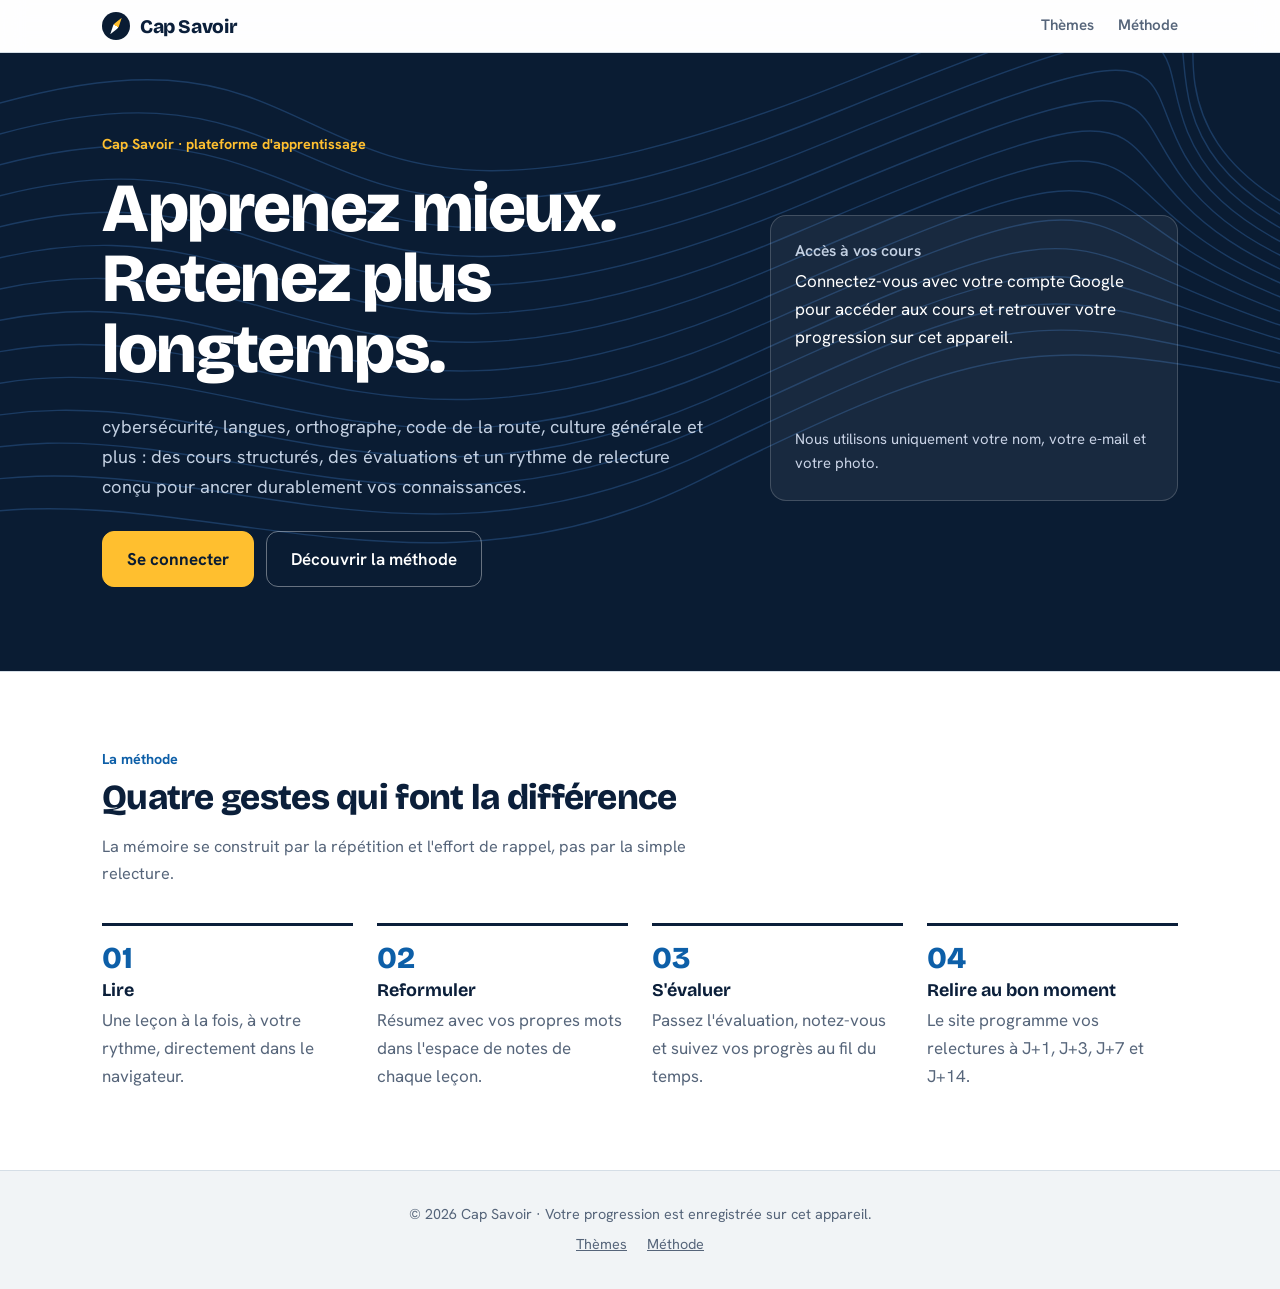
<file: index.html>
<!DOCTYPE html>
<html lang="fr">
<head>
<meta charset="utf-8">
<meta name="viewport" content="width=device-width, initial-scale=1">
<title>Cap Savoir · Apprenez mieux, retenez plus longtemps</title>
<meta name="description" content="Cours, évaluations et relectures espacées en cybersécurité, anglais, éloquence, politique et sciences.">
<link rel="preconnect" href="https://fonts.googleapis.com">
<link rel="preconnect" href="https://fonts.gstatic.com" crossorigin>
<link href="https://fonts.googleapis.com/css2?family=Bricolage+Grotesque:opsz,wght@12..96,600;12..96,700;12..96,800&family=Hanken+Grotesk:wght@400;500;600;700&display=swap" rel="stylesheet">
<link rel="stylesheet" href="style.css">
</head>
<body data-page="home">
<header></header>

<section class="hero">
  <svg class="contours" viewBox="0 0 1300 520" preserveAspectRatio="xMidYMid slice" aria-hidden="true"><path d="M-40 430 C200 300 420 500 700 360 S1000 240 1300 300"/><path d="M-34 402 C220 270 410 480 710 334 S992 226 1300 290"/><path d="M-28 374 C240 240 400 460 720 308 S984 212 1300 280"/><path d="M-22 346 C260 210 390 440 730 282 S976 198 1300 270"/><path d="M-16 318 C280 180 380 420 740 256 S968 184 1300 260"/><path d="M-10 290 C300 150 370 400 750 230 S960 170 1300 250"/><path d="M-4 262 C320 120 360 380 760 204 S952 156 1300 240"/><path d="M2 234 C340 90 350 360 770 178 S944 142 1300 230"/><path d="M8 206 C360 60 340 340 780 152 S936 128 1300 220"/><path d="M14 178 C380 30 330 320 790 126 S928 114 1300 210"/><path d="M20 150 C400 0 320 300 800 100 S920 100 1300 200"/><path d="M26 122 C420 -30 310 280 810 74 S912 86 1300 190"/><path d="M32 94 C440 -60 300 260 820 48 S904 72 1300 180"/><path d="M38 66 C460 -90 290 240 830 22 S896 58 1300 170"/></svg>
  <div class="wrap hero-in">
    <div>
      <span class="eyebrow">Cap Savoir · plateforme d'apprentissage</span>
      <h1>Apprenez mieux.<br>Retenez plus longtemps.</h1>
      <p class="lead">cybersécurité, langues, orthographe, code de la route, culture générale et plus : des cours structurés, des évaluations et un rythme de relecture conçu pour ancrer durablement vos connaissances.</p>
      <div class="cta">
        <a class="btn acc" href="#themes">Choisir un thème</a>
        <a class="btn ghost" href="#methode">Découvrir la méthode</a>
      </div>
    </div>
    <aside class="panel" id="panel" aria-label="Votre progression"></aside>
  </div>
</section>

<main id="app" class="wrap"></main>

<section id="methode" class="band">
  <div class="wrap">
    <span class="eyebrow dark">La méthode</span>
    <h2 class="big">Quatre gestes qui font la différence</h2>
    <p class="mut intro">La mémoire se construit par la répétition et l'effort de rappel, pas par la simple relecture.</p>
    <ol class="steps">
      <li><b>Lire</b><span>Une leçon à la fois, à votre rythme, directement dans le navigateur.</span></li>
      <li><b>Reformuler</b><span>Résumez avec vos propres mots dans l'espace de notes de chaque leçon.</span></li>
      <li><b>S'évaluer</b><span>Passez l'évaluation, notez-vous et suivez vos progrès au fil du temps.</span></li>
      <li><b>Relire au bon moment</b><span>Le site programme vos relectures à J+1, J+3, J+7 et J+14.</span></li>
    </ol>
  </div>
</section>

<script src="data.js"></script>
<script src="app.js"></script>
</body>
</html>
</file>
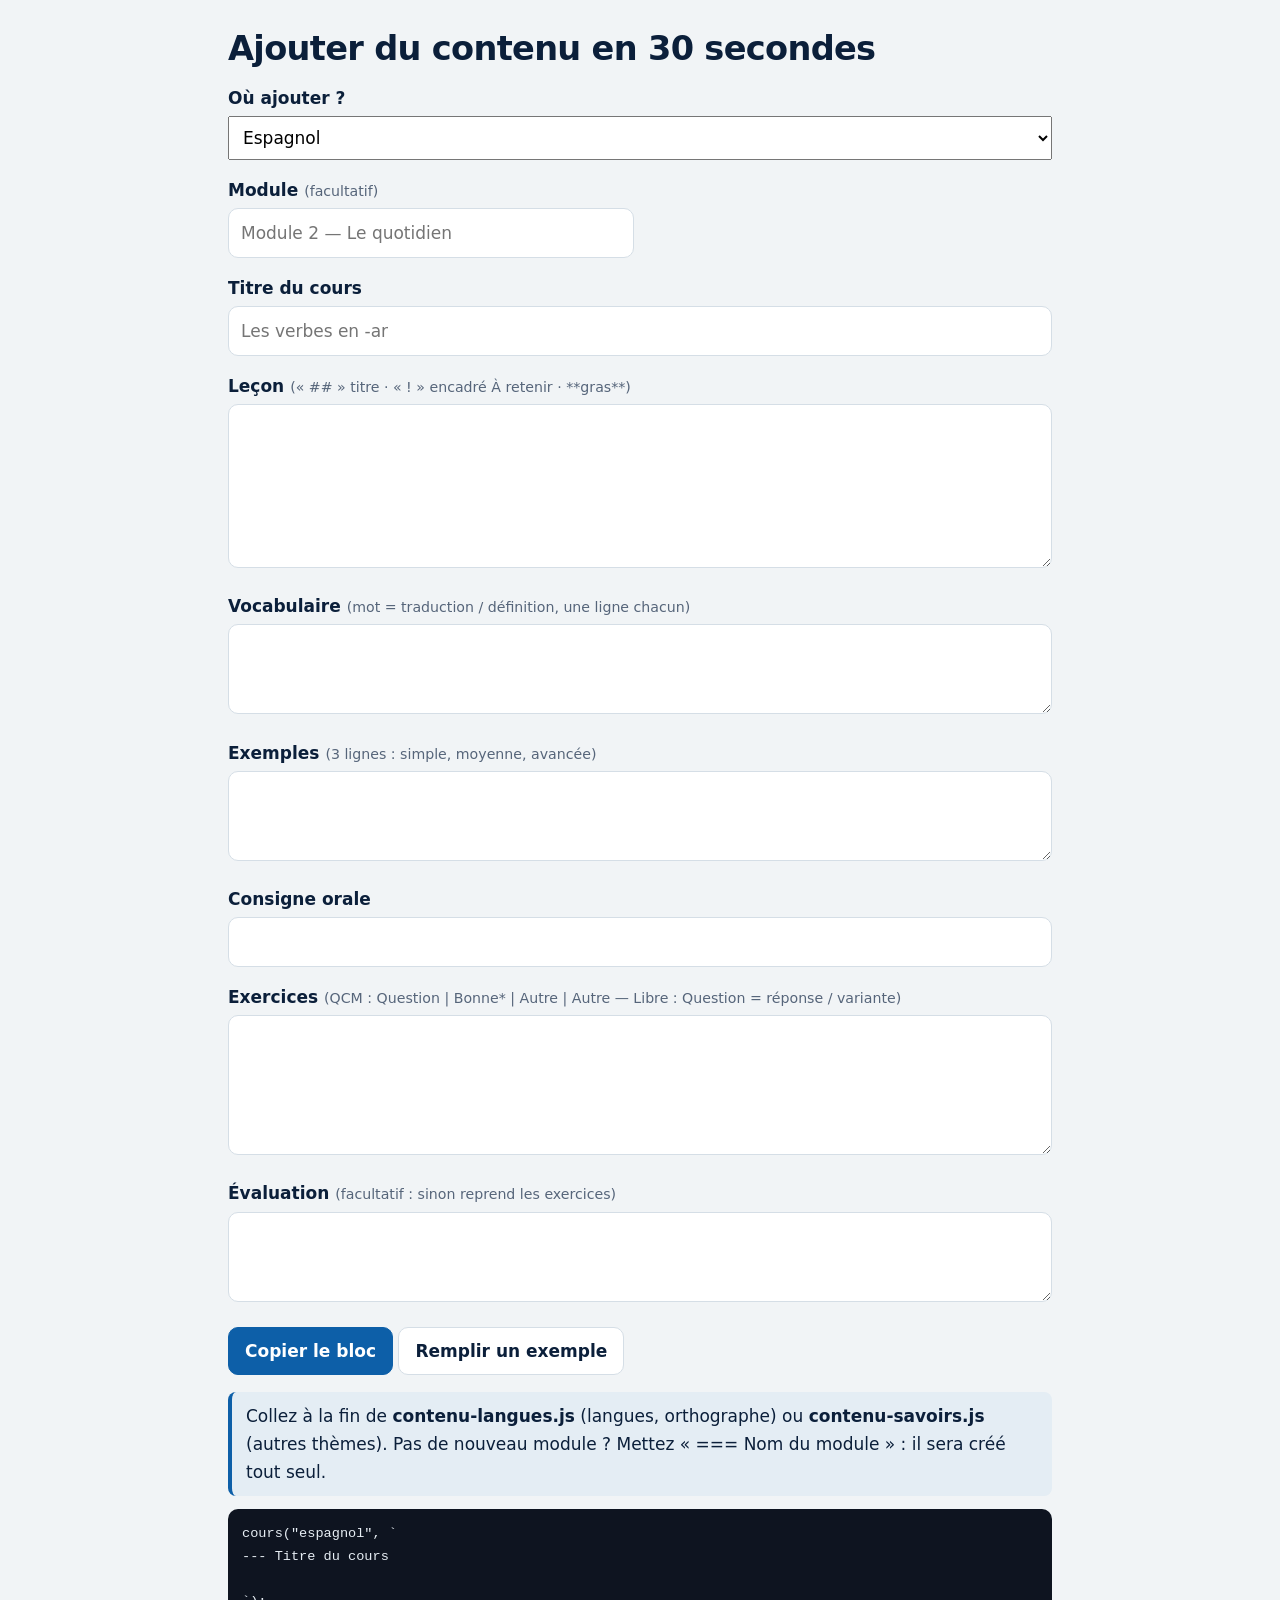
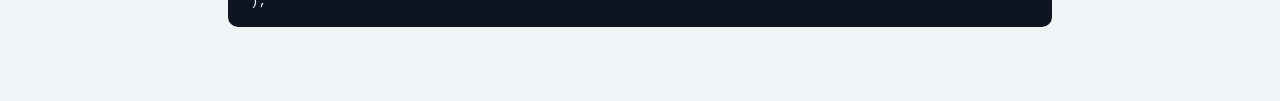
<file: ajouter.html>
<!DOCTYPE html>
<html lang="fr"><head><meta charset="utf-8"><meta name="viewport" content="width=device-width, initial-scale=1">
<title>Ajouter du contenu · Cap Savoir</title><link rel="stylesheet" href="style.css">
<style>main{max-width:860px;margin:0 auto;padding:24px 18px 60px}label{display:block;font-weight:700;margin:16px 0 4px}small{font-weight:400;color:var(--mut)}textarea{min-height:90px;font-family:ui-monospace,Menlo,monospace;font-size:.9rem}select{width:100%;padding:10px;font:inherit}pre{background:#0e1420;color:#e7eef4;padding:14px;border-radius:10px;overflow:auto;white-space:pre-wrap;font-size:.85rem}.g{display:grid;grid-template-columns:1fr 1fr;gap:12px}@media(max-width:600px){.g{grid-template-columns:1fr}}[hidden]{display:none!important}.where{background:var(--soft);border-left:4px solid var(--pri);padding:10px 14px;border-radius:8px;margin-top:16px}</style></head>
<body><main>
<h1>Ajouter du contenu en 30 secondes</h1>
<label>Où ajouter ?</label>
<select id="k">
<optgroup label="Thèmes « module »"><option value="m:espagnol">Espagnol</option><option value="m:italien">Italien</option><option value="m:francais">Français</option><option value="m:orthographe">Orthographe</option><option value="m:coderoute">Code de la route</option><option value="m:culture">Culture générale</option><option value="m:histoire">Histoire-Géographie</option><option value="m:maths">Mathématiques</option><option value="m:eloquence">Éloquence</option><option value="m:politique">Politique</option><option value="m:sciences">Sciences</option><option value="m:economie">Économie</option><option value="m:philosophie">Philosophie</option></optgroup>
<optgroup label="Parcours"><option value="p:anglais">Anglais</option><option value="p:chinois">Chinois</option><option value="c:cyber">Cybersécurité</option></optgroup>
<optgroup label="Nouveau"><option value="n:new">Créer un nouveau thème</option></optgroup></select>

<div id="fN" hidden><div class="g"><div><label>Identifiant <small>(sans espace : allemand)</small></label><input id="nid"></div><div><label>Nom affiché</label><input id="nnom" placeholder="Allemand"></div></div>
<label>Description</label><input id="ndesc" placeholder="Parlez l'allemand pas à pas"></div>

<div id="fC">
<div class="g"><div id="fM"><label>Module <small>(facultatif)</small></label><input id="m" placeholder="Module 2 — Le quotidien"></div>
<div id="fNum" hidden><label>N° du cours <small>(ex : 12 · examen de module : e1, e2…)</small></label><input id="num" placeholder="12"></div></div>
<label>Titre du cours</label><input id="ti" placeholder="Les verbes en -ar">
<label>Leçon <small>(« ## » titre · « ! » encadré À retenir · **gras**)</small></label><textarea id="l" rows="6"></textarea>
<label>Vocabulaire <small>(mot = traduction / définition, une ligne chacun)</small></label><textarea id="v"></textarea>
<div id="fX"><label>Exemples <small>(3 lignes : simple, moyenne, avancée)</small></label><textarea id="x"></textarea>
<label>Consigne orale</label><input id="o"></div>
<div id="fT" hidden><label>Lab pratique <small>(« $ commande » = bloc code)</small></label><textarea id="lab"></textarea>
<label>Analyse</label><textarea id="an"></textarea></div>
<label>Exercices <small>(QCM : Question | Bonne* | Autre | Autre — Libre : Question = réponse / variante)</small></label><textarea id="e" rows="5"></textarea>
<label>Évaluation <small>(facultatif : sinon reprend les exercices)</small></label><textarea id="ev"></textarea></div>

<p><button class="p" id="cp">Copier le bloc</button> <button id="ex">Remplir un exemple</button></p>
<div class="where" id="wh"></div><pre id="out"></pre>
</main>
<script>
const $=s=>$d.querySelector(s),$d=document,L=id=>$(id).value.split("\n").map(s=>s.trim()).filter(Boolean);
const B=s=>s.replace(/\*\*(.+?)\*\*/g,"<b>$1</b>");
const html=a=>a.map(s=>s.startsWith("## ")?`<h2>${B(s.slice(3))}</h2>`:s.startsWith("! ")?`<div class='key'>${B(s.slice(2))}</div>`:s.startsWith("$ ")?`<pre><code>${s.slice(2).replace(/</g,"&lt;")}</code></pre>`:`<p>${B(s)}</p>`).join("");
const quest=a=>a.map(s=>{s=s.replace(/^\?\s*/,"");if(s.includes(" | ")){const p=s.split(" | ").map(x=>x.trim()),o=p.slice(1);return{q:p[0],o:o.map(x=>x.replace(/\*$/,"")),c:Math.max(0,o.findIndex(x=>x.endsWith("*")))}}
 const i=s.lastIndexOf(" = ");return i<0?null:{q:s.slice(0,i).trim(),a:s.slice(i+3).split(" / ").map(x=>x.trim())}}).filter(Boolean);
const pairs=a=>a.map(s=>{const i=s.indexOf(" = ");return i<0?[s,""]:[s.slice(0,i),s.slice(i+3)]});
const J=JSON.stringify,qs=s=>s.replace(/\\/g,"\\\\").replace(/`/g,"\\`").replace(/\$\{/g,"\\${");
function gen(){const[ty,id]=$("#k").value.split(":");
 $("#fN").hidden=ty!="n";$("#fC").hidden=ty=="n";$("#fM").hidden=ty!="m";$("#fNum").hidden=ty=="m";$("#fX").hidden=ty=="c";$("#fT").hidden=ty!="c";
 let r="",w="";
 if(ty=="n"){const i=($("#nid").value.trim()||"nouveau").toLowerCase().replace(/\W/g,"");
  r=`  { id: ${J(i)}, nom: ${J($("#nnom").value||i)}, desc: ${J($("#ndesc").value)},\n    page: "module.html?t=${i}", pct: "pm-${i}", meta: "Parcours progressif · évaluations",\n    lecons: [], evaluations: [] },`;
  w="Collez ce bloc dans la liste THEMES de <b>data.js</b> (entre deux thèmes, virgule comprise). S'il existe déjà, remplacez l'ancien. Ensuite ajoutez ses cours avec « Thèmes module ».";}
 else if(ty=="m"){const l=L("#l"),v=L("#v"),x=L("#x"),e=L("#e"),ev=L("#ev"),o=$("#o").value.trim(),m=$("#m").value.trim(),sec=(t,a)=>a.length?`@${t}\n${a.join("\n")}\n`:"";
  r=`cours("${id}", \`\n${m?"=== "+m+"\n":""}--- ${$("#ti").value.trim()||"Titre du cours"}\n${l.join("\n")}\n${sec("vocab",v)}${sec("exemples",x)}${sec("exercices",e)}${o?"@oral\n"+o+"\n":""}${sec("eval",ev)}\`);`;r=qs(r).replace(/^cours\("(\w+)", \\`/,'cours("$1", `').replace(/\\`\);$/,'`);');
  w="Collez à la fin de <b>contenu-langues.js</b> (langues, orthographe) ou <b>contenu-savoirs.js</b> (autres thèmes). Pas de nouveau module ? Mettez « === Nom du module » : il sera créé tout seul.";}
 else{const n=$("#num").value.trim()||"1",k=/^e\d+$/.test(n)?n:n,ev=quest(L("#ev")),ex=quest(L("#e")),f=ty=="c"?"cyber-data.js":id+"-data.js";
  const parts=[`l: ${J(html(L("#l")))}`,`v: ${J(pairs(L("#v")))}`];
  if(ty=="c")parts.push(`lab: ${J(html(L("#lab")))}`);else{const x=L("#x");while(x.length&&x.length<3)x.push(x[x.length-1]);parts.push(`x: ${J(x)}`,`oral: ${J($("#o").value.trim())}`)}
  if(ty=="c")parts.push(`an: ${J(html(L("#an")))}`);
  parts.push(`ex: ${J(ex)}`);if(ev.length)parts.push(`ev: ${J(ev)}`);
  r=`  ${/^e\d/.test(k)?J(k):k}: {\n    ${parts.join(",\n    ")}\n  },`;
  w=`1) Dans <b>${f}</b>, vérifiez que « ${$("#ti").value.trim()||"le titre"} » figure dans <code>PLAN</code> (module concerné, à la bonne place). 2) Collez ce bloc dans <code>CONTENT</code>, avec une virgule avant si besoin. Le n° ${n} = ordre du cours dans tout le parcours (les « Examen du… » ne comptent pas, leur clé est e1, e2…).`;}
 $("#out").textContent=r;$("#wh").innerHTML=w}
$d.querySelectorAll("input,textarea,select").forEach(e=>e.oninput=gen);gen();
$("#cp").onclick=()=>{navigator.clipboard.writeText($("#out").textContent);$("#cp").textContent="Copié ✓"};
$("#ex").onclick=()=>{$("#ti").value="Les verbes en -er";$("#l").value="## Présent\nLes verbes en **-er** se terminent par -e, -es, -e, -ons, -ez, -ent.\n! Chanter : je chante.";$("#v").value="chanter = je chante\nparler = ils parlent";$("#x").value="Je parle.\nTu aimes le chocolat.\nNous mangeons à midi.";$("#lab").value="Ouvrez un terminal.\n$ ping 127.0.0.1";$("#an").value="Que renvoie la commande ?";$("#e").value="Nous ___ (chanter) = chantons\nIls parl___ | -ent* | -es | -ez";$("#o").value="Conjuguez parler à voix haute.";gen()};
</script></body></html>
</file>
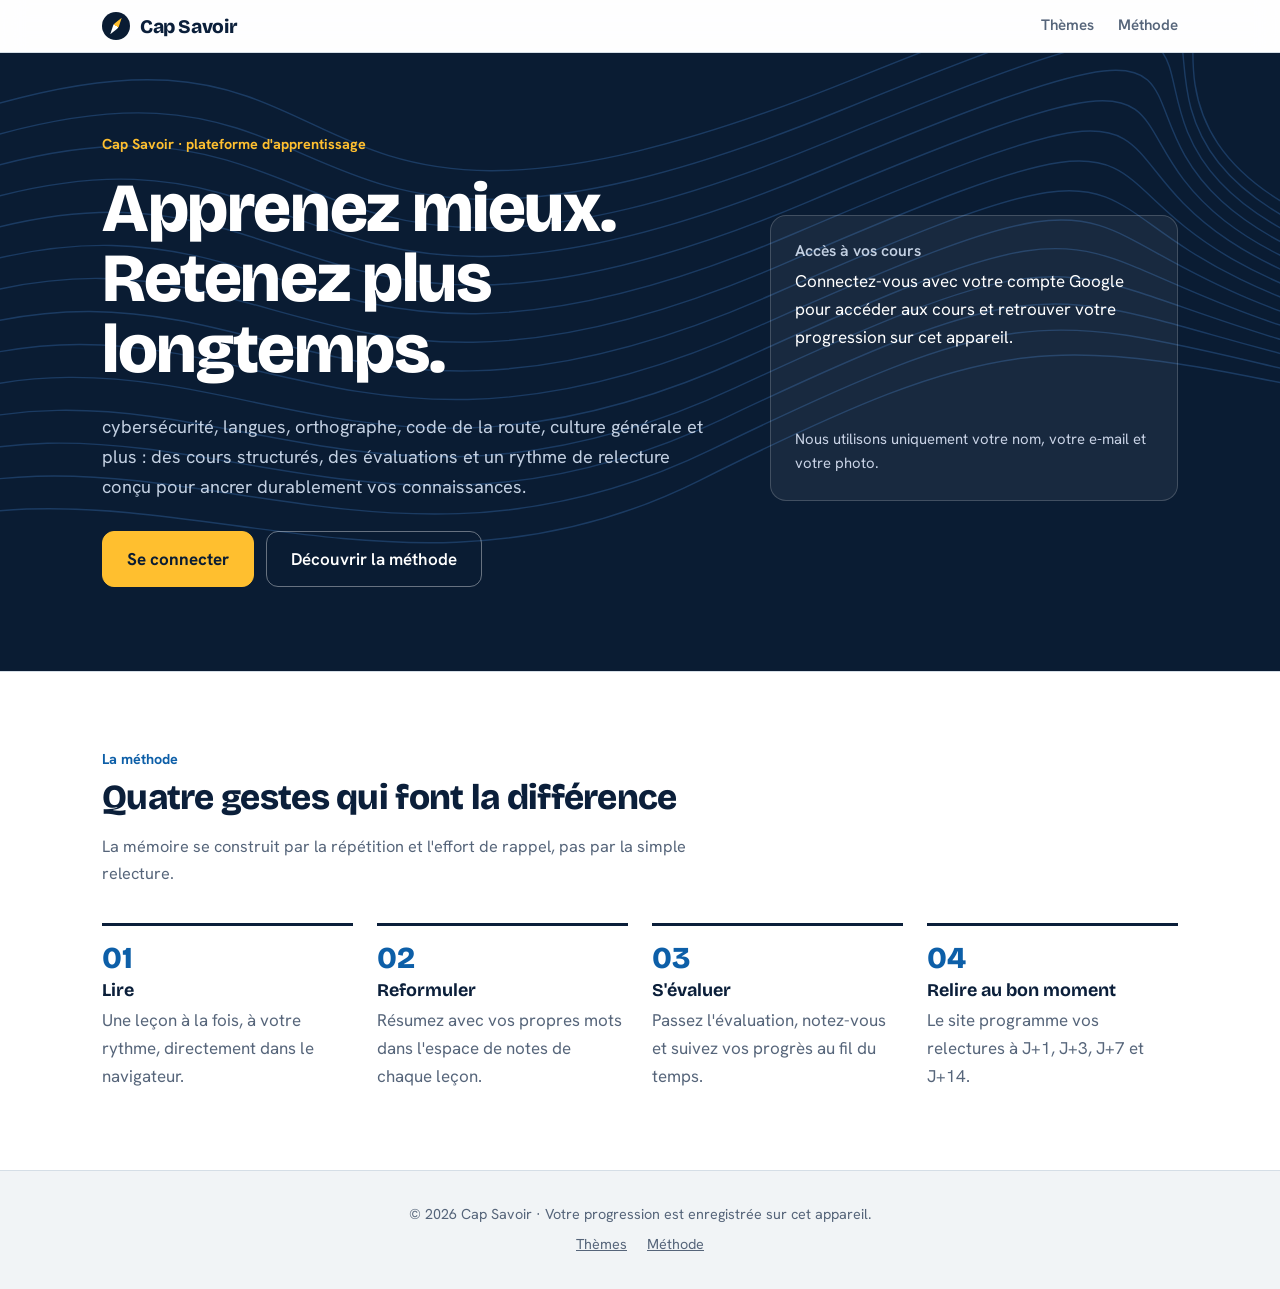
<file: anglais.html>
<!DOCTYPE html>
<html lang="fr">
<head>
<meta charset="utf-8">
<meta name="viewport" content="width=device-width, initial-scale=1">
<title>Formation intensive d'anglais · Cap Savoir</title>
<link rel="preconnect" href="https://fonts.googleapis.com">
<link rel="preconnect" href="https://fonts.gstatic.com" crossorigin>
<link href="https://fonts.googleapis.com/css2?family=Bricolage+Grotesque:opsz,wght@12..96,600;12..96,700;12..96,800&family=Hanken+Grotesk:wght@400;500;600;700&display=swap" rel="stylesheet">
<link rel="stylesheet" href="style.css">
<link rel="stylesheet" href="parcours.css">
</head>
<body data-page="anglais">
<header></header>
<main id="app" class="wrap narrow"></main>
<script src="data.js"></script>
<script src="app.js"></script>
<script src="anglais-data.js"></script>
<script src="parcours.js"></script>
</body>
</html>
</file>
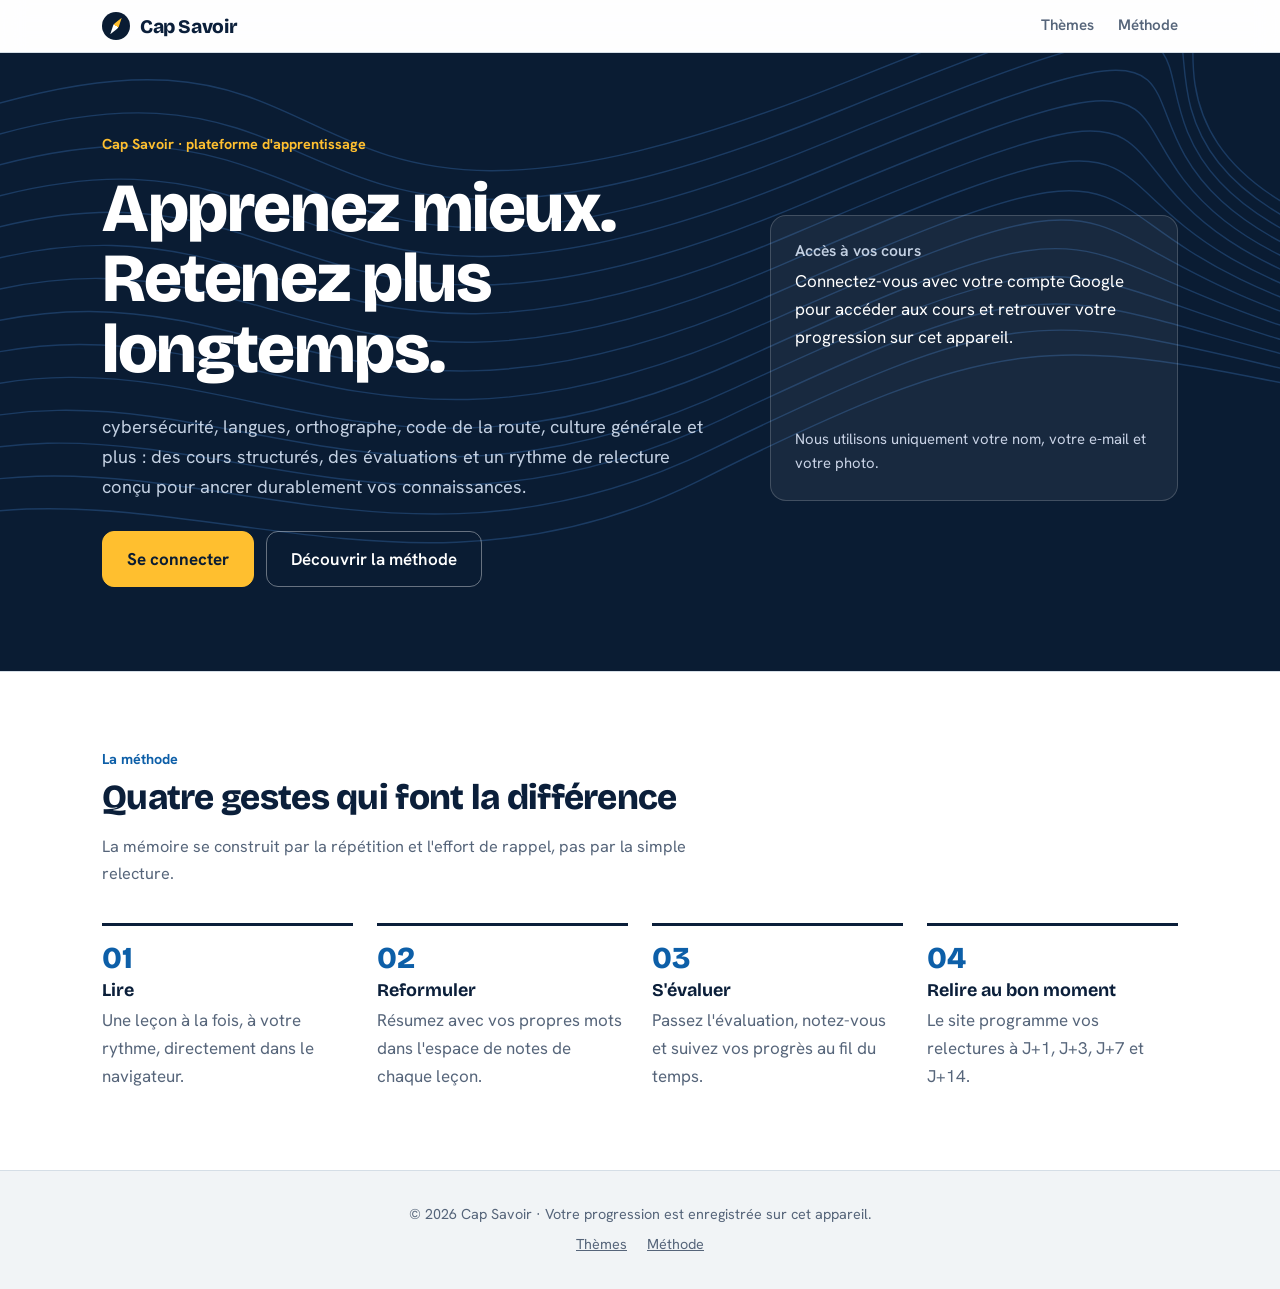
<file: chinois.html>
<!DOCTYPE html>
<html lang="fr">
<head>
<meta charset="utf-8">
<meta name="viewport" content="width=device-width, initial-scale=1">
<title>Formation intensive de Chinois · Cap Savoir</title>
<link rel="preconnect" href="https://fonts.googleapis.com">
<link rel="preconnect" href="https://fonts.gstatic.com" crossorigin>
<link href="https://fonts.googleapis.com/css2?family=Bricolage+Grotesque:opsz,wght@12..96,600;12..96,700;12..96,800&family=Hanken+Grotesk:wght@400;500;600;700&display=swap" rel="stylesheet">
<link rel="stylesheet" href="style.css">
<link rel="stylesheet" href="parcours.css">
</head>
<body data-page="chinois">
<header></header>
<main id="app" class="wrap narrow"></main>
<script src="data.js"></script>
<script src="app.js"></script>
<script src="chinois-data.js"></script>
<script src="chinois-config.js"></script>
<script src="parcours.js"></script>
</body>
</html>
</file>
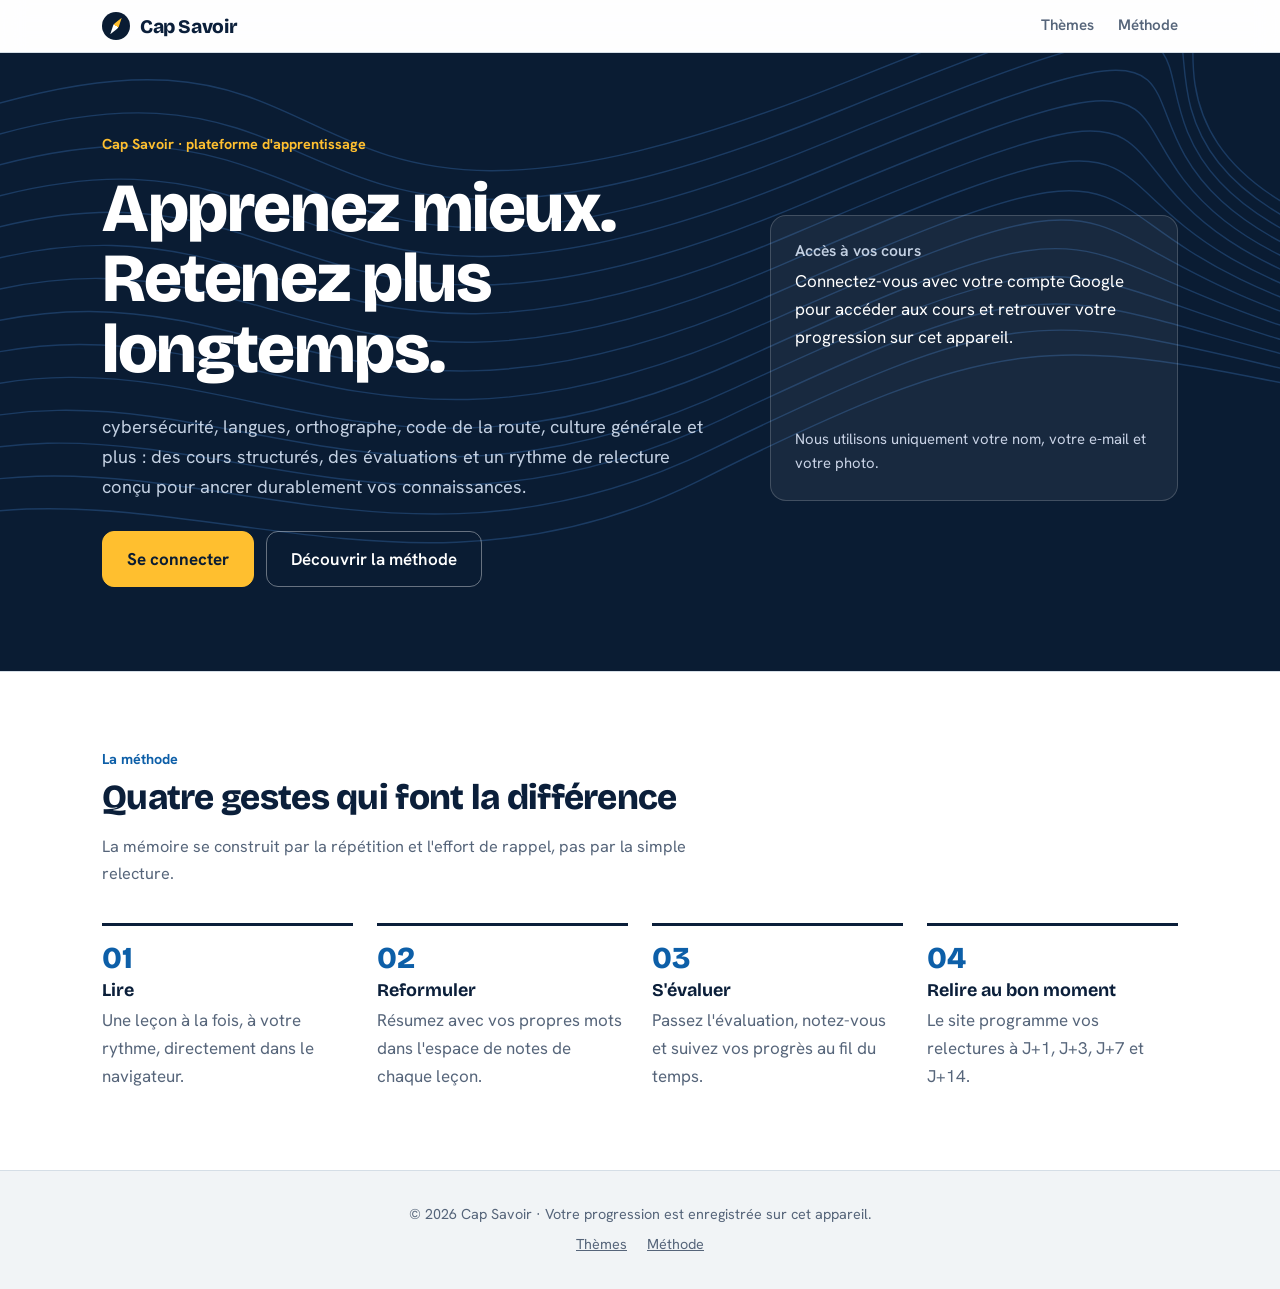
<file: cyber.html>
<!DOCTYPE html>
<html lang="fr">
<head>
<meta charset="utf-8">
<meta name="viewport" content="width=device-width, initial-scale=1">
<title>Parcours cybersécurité · Cap Savoir</title>
<link rel="preconnect" href="https://fonts.googleapis.com">
<link rel="preconnect" href="https://fonts.gstatic.com" crossorigin>
<link href="https://fonts.googleapis.com/css2?family=Bricolage+Grotesque:opsz,wght@12..96,600;12..96,700;12..96,800&family=Hanken+Grotesk:wght@400;500;600;700&display=swap" rel="stylesheet">
<link rel="stylesheet" href="style.css">
<link rel="stylesheet" href="parcours.css">
</head>
<body data-page="cyber">
<header></header>
<main id="app" class="wrap narrow"></main>
<script src="data.js"></script>
<script src="app.js"></script>
<script src="cyber-data.js"></script>
<script src="parcours.js"></script>
</body>
</html>
</file>
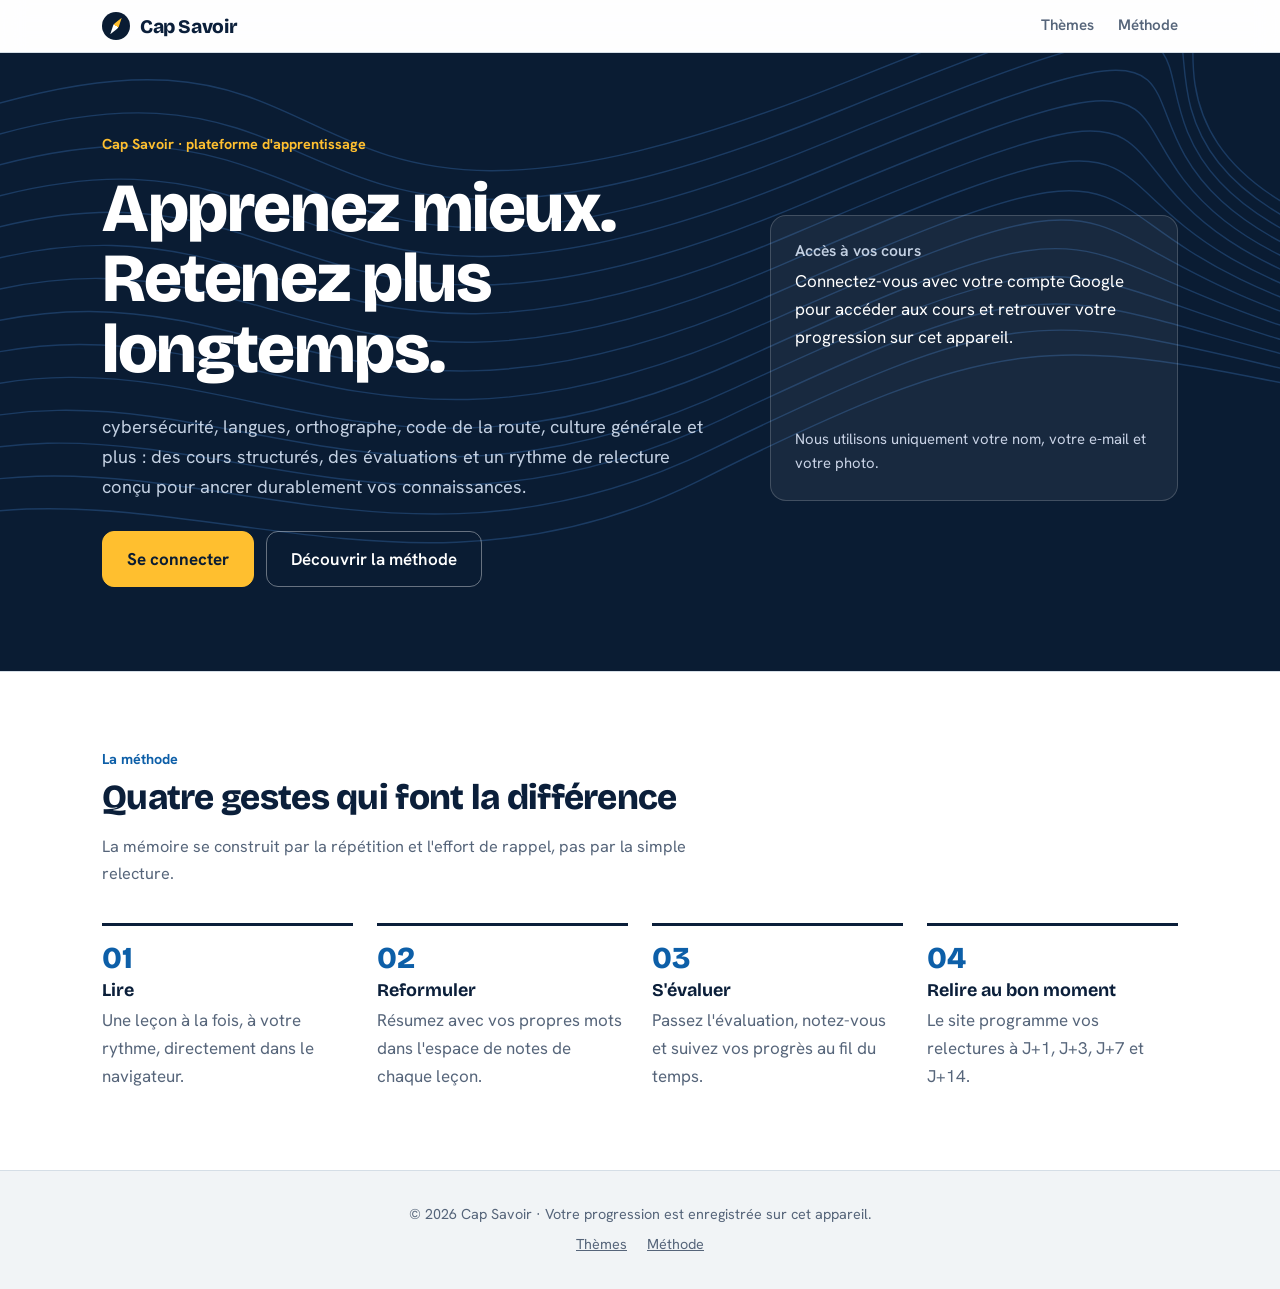
<file: entrainement.html>
<!DOCTYPE html>
<html lang="fr">
<head>
<meta charset="utf-8">
<meta name="viewport" content="width=device-width, initial-scale=1">
<title>Vocabulaire et verbes irréguliers · Cap Savoir</title>
<link rel="preconnect" href="https://fonts.googleapis.com">
<link rel="preconnect" href="https://fonts.gstatic.com" crossorigin>
<link href="https://fonts.googleapis.com/css2?family=Bricolage+Grotesque:opsz,wght@12..96,600;12..96,700;12..96,800&family=Hanken+Grotesk:wght@400;500;600;700&display=swap" rel="stylesheet">
<link rel="stylesheet" href="style.css">
<link rel="stylesheet" href="parcours.css">
</head>
<body data-page="entrainement">
<header></header>
<main id="app" class="wrap narrow"></main>
<script src="data.js"></script>
<script src="app.js"></script>
<script src="anglais-vocab.js"></script>
<script src="entrainement.js"></script>
</body>
</html>
</file>
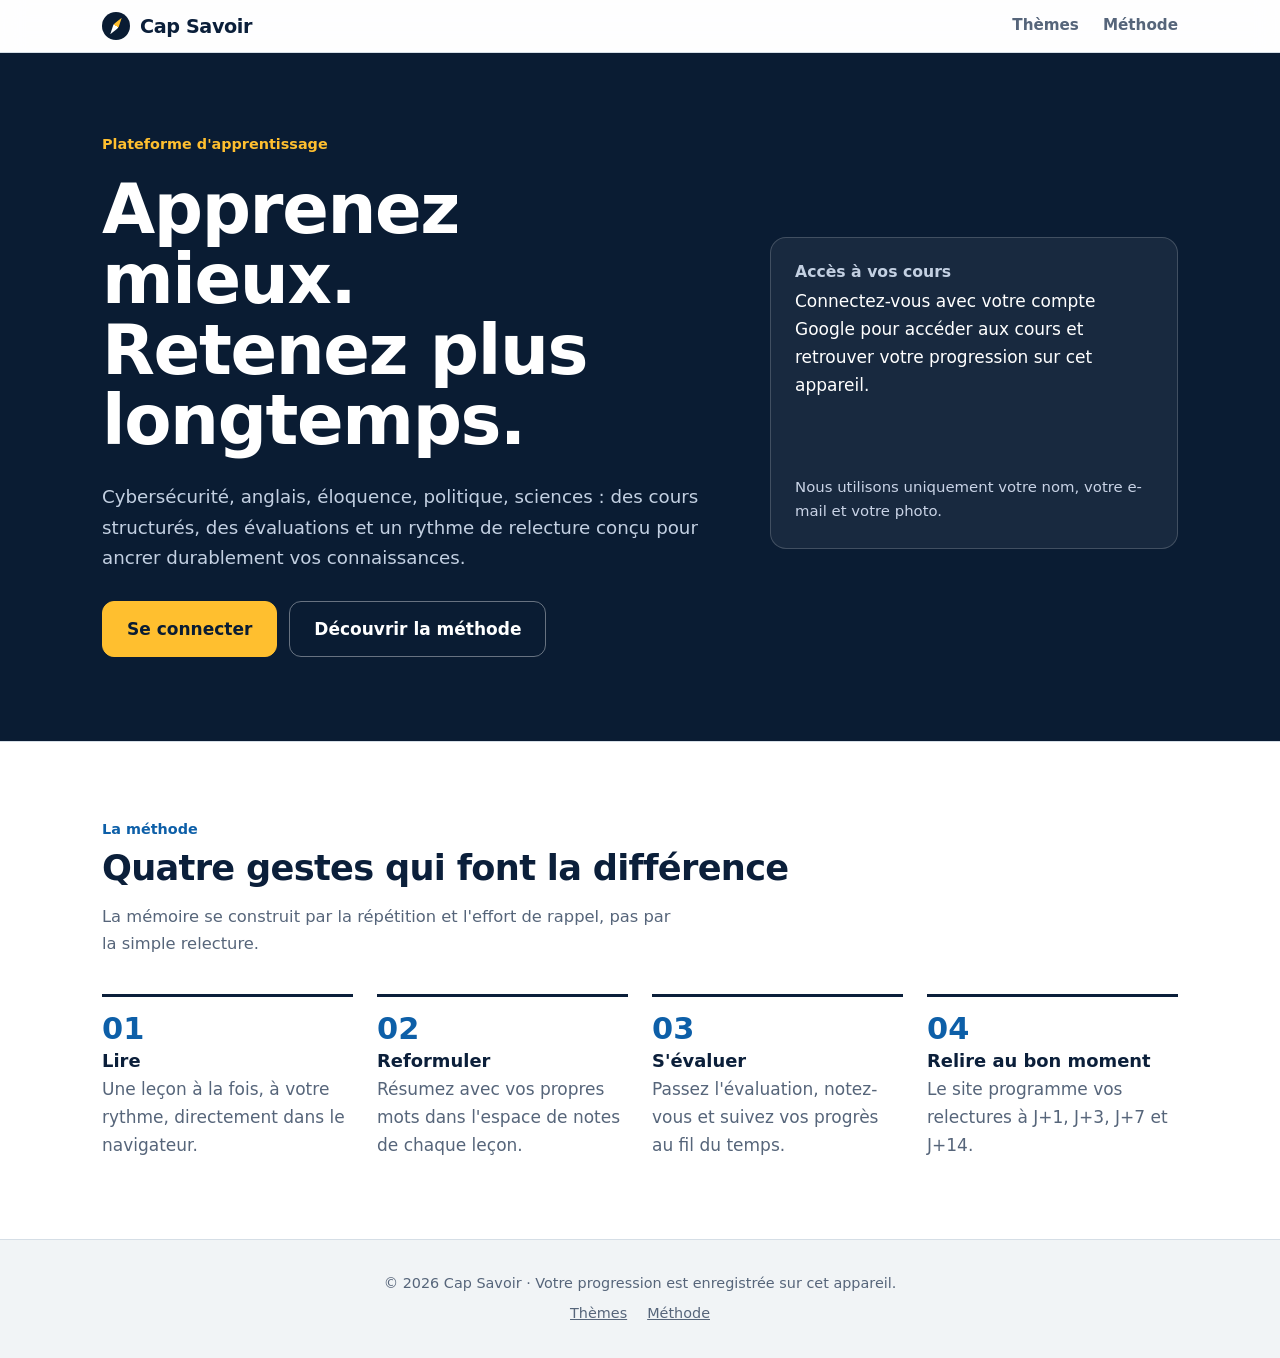
<file: index (3).html>
<!DOCTYPE html>
<html lang="fr">
<head>
<meta charset="utf-8">
<meta name="viewport" content="width=device-width, initial-scale=1">
<title>Cap Savoir · Apprenez mieux, retenez plus longtemps</title>
<meta name="description" content="Cours, évaluations et relectures espacées en cybersécurité, anglais, éloquence, politique et sciences.">
<link rel="preconnect" href="https://fonts.googleapis.com">
<link rel="preconnect" href="https://fonts.gstatic.com" crossorigin>
<link href="https://fonts.googleapis.com/css2?family=Figtree:wght@400;500;700&family=Fraunces:opsz,wght@9..144,600;9..144,700&display=swap" rel="stylesheet">
<link rel="stylesheet" href="style.css">
</head>
<body data-page="home">
<header></header>

<section class="hero">
  <div class="wrap hero-in">
    <div>
      <span class="eyebrow">Plateforme d'apprentissage</span>
      <h1>Apprenez mieux.<br>Retenez plus longtemps.</h1>
      <p class="lead">Cybersécurité, anglais, éloquence, politique, sciences : des cours structurés, des évaluations et un rythme de relecture conçu pour ancrer durablement vos connaissances.</p>
      <div class="cta">
        <a class="btn acc" href="#themes">Choisir un thème</a>
        <a class="btn ghost" href="#methode">Découvrir la méthode</a>
      </div>
    </div>
    <aside class="panel" id="panel" aria-label="Votre progression"></aside>
  </div>
</section>

<main id="app" class="wrap"></main>

<section id="methode" class="band">
  <div class="wrap">
    <span class="eyebrow dark">La méthode</span>
    <h2 class="big">Quatre gestes qui font la différence</h2>
    <p class="mut intro">La mémoire se construit par la répétition et l'effort de rappel, pas par la simple relecture.</p>
    <ol class="steps">
      <li><b>Lire</b><span>Une leçon à la fois, à votre rythme, directement dans le navigateur.</span></li>
      <li><b>Reformuler</b><span>Résumez avec vos propres mots dans l'espace de notes de chaque leçon.</span></li>
      <li><b>S'évaluer</b><span>Passez l'évaluation, notez-vous et suivez vos progrès au fil du temps.</span></li>
      <li><b>Relire au bon moment</b><span>Le site programme vos relectures à J+1, J+3, J+7 et J+14.</span></li>
    </ol>
  </div>
</section>

<script src="data.js"></script>
<script src="app.js"></script>
</body>
</html>
</file>
<file: style.css>
:root{--bg:#f1f4f6;--card:#fff;--ink:#0b1f3a;--mut:#56657a;--line:#d5dee6;--pri:#0d5fa8;--acc:#ffbf2f;--ok:#1f9d6b;--bad:#c0392b;--soft:#e4edf4;--band:#fff;--hero:#0a1c33;
--fd:"Bricolage Grotesque",system-ui,sans-serif;--fb:"Hanken Grotesk",system-ui,-apple-system,"Segoe UI",sans-serif}
@media(prefers-color-scheme:dark){:root{--bg:#08121f;--card:#0f1c2e;--ink:#e8eff7;--mut:#92a3b9;--line:#1d2d44;--pri:#6db3f5;--acc:#ffcb4d;--ok:#4cc593;--bad:#ef7b6e;--soft:#14253b;--band:#0b1727;--hero:#06101c}}
*{box-sizing:border-box}
html{scroll-behavior:smooth;scroll-padding-top:76px}
@media(prefers-reduced-motion:reduce){html{scroll-behavior:auto}*,::before,::after{animation:none!important;transition:none!important}}
body{margin:0;background:var(--bg);color:var(--ink);font:17px/1.65 var(--fb);-webkit-font-smoothing:antialiased}
h1,h2,h3{font-family:var(--fd);line-height:1.1;letter-spacing:-.02em;margin:.2em 0 .45em}
h1{font-size:2.1rem;font-weight:800}h2{font-size:1.35rem;font-weight:700;margin:1.6em 0 .5em}
a{color:var(--pri)}
.mut{color:var(--mut);font-size:.93rem}
.wrap{max-width:1120px;margin:0 auto;padding:0 22px}
main{max-width:900px;margin:0 auto;padding:28px 18px 70px}
main.wrap{max-width:1120px;padding:56px 22px 64px}
:focus-visible{outline:3px solid var(--acc);outline-offset:2px}

/* En-tête */
header{position:sticky;top:0;z-index:10;background:color-mix(in srgb,var(--card) 90%,transparent);backdrop-filter:blur(12px);border-bottom:1px solid var(--line)}
.hd{max-width:1120px;margin:0 auto;padding:12px 22px;display:flex;justify-content:space-between;align-items:center;gap:16px}
.logo{display:flex;align-items:center;gap:10px;color:var(--ink);font:800 1.2rem var(--fd);letter-spacing:-.02em;text-decoration:none}
.mark{width:28px;height:28px;border-radius:50%;background:var(--hero);position:relative;flex:none}
.mark::before{content:"";position:absolute;left:50%;top:50%;width:6px;height:20px;background:linear-gradient(var(--acc) 50%,#fff 50%);transform:translate(-50%,-50%) rotate(35deg);clip-path:polygon(50% 0,100% 50%,50% 100%,0 50%)}
header nav{display:flex;gap:24px;align-items:center}
header nav a{color:var(--mut);text-decoration:none;font-weight:600;font-size:.95rem}
header nav a:hover{color:var(--ink)}
.user{display:flex;align-items:center;gap:10px;padding-left:20px;border-left:1px solid var(--line)}
.user img{border-radius:50%;background:var(--soft)}
.user button{padding:6px 12px;font-size:.88rem}

/* Boutons */
button,.btn{font:inherit;font-weight:600;cursor:pointer;border:1px solid var(--line);background:var(--card);color:var(--ink);border-radius:10px;padding:9px 16px;text-decoration:none;display:inline-block;transition:background .15s,border-color .15s,transform .15s}
button:hover,.btn:hover{border-color:var(--pri)}
button:active,.btn:active{transform:scale(.97)}
.p{background:var(--pri);border-color:var(--pri);color:#fff;font-weight:700}
.p:hover{filter:brightness(1.1)}
.btn.acc{background:var(--acc);border-color:var(--acc);color:#0a1c33;font-weight:700;padding:13px 24px;border-radius:12px}
.btn.ghost{background:transparent;border-color:rgba(255,255,255,.38);color:#fff;padding:13px 24px;border-radius:12px}
.btn.ghost:hover{background:rgba(255,255,255,.1)}

/* Héros : lignes de niveau, comme une carte marine */
.hero{position:relative;overflow:hidden;isolation:isolate;background:var(--hero);color:#fff;padding:76px 0 84px}
.contours{position:absolute;inset:0;width:100%;height:100%;z-index:-1;opacity:.5}
.contours path{fill:none;stroke:#2c5a92;stroke-width:1.2}
.contours path:nth-child(3n){stroke:#3a73b8;opacity:.7}
.hero-in{display:grid;grid-template-columns:1.2fr .8fr;gap:56px;align-items:center}
.hero h1{font-size:clamp(2.4rem,6vw,4.3rem);font-weight:800;line-height:1.02;margin:.25em 0 .4em;animation:rise .8s cubic-bezier(.2,.7,.2,1) backwards}
.eyebrow{display:inline-block;font-size:.9rem;font-weight:700;color:var(--acc)}
.eyebrow.dark{color:var(--pri)}
.lead{font-size:1.14rem;color:#c3d0e2;max-width:33em}
.cta{display:flex;gap:12px;flex-wrap:wrap;margin-top:28px}
.panel{background:rgba(255,255,255,.06);border:1px solid rgba(255,255,255,.18);border-radius:16px;padding:24px;animation:rise .8s .25s cubic-bezier(.2,.7,.2,1) backwards}
.panel h2{font:600 .98rem var(--fb);letter-spacing:0;margin:0 0 6px;color:#c3d0e2}
.pct{font:800 3.6rem/1 var(--fd);letter-spacing:-.03em}
.panel .bar{background:rgba(255,255,255,.18)}
.panel .bar i{background:var(--acc)}
.stats{display:grid;grid-template-columns:repeat(3,1fr);gap:8px;margin-top:20px;text-align:center}
.stats b{display:block;font:800 1.55rem var(--fd)}
.stats span{font-size:.78rem;color:#c3d0e2;line-height:1.25;display:block}
.panel .p,.panel button{margin-top:6px}
@keyframes rise{from{opacity:0;transform:translateY(18px)}}

/* Accueil */
.resume{display:flex;justify-content:space-between;align-items:center;gap:16px;flex-wrap:wrap;background:var(--card);border:1px solid var(--line);border-left:5px solid var(--acc);border-radius:12px;padding:18px 22px;margin-bottom:52px}
.resume strong{display:block;font-family:var(--fd);font-size:1.1rem}
.resume a.lk{display:inline-block;margin:2px 16px 2px 0;font-weight:600}
.sec-h{display:flex;justify-content:space-between;align-items:end;gap:10px;margin-bottom:8px}
.sec-h h2{font-size:2.1rem;font-weight:800;margin:0}
h3.cat{display:flex;align-items:center;gap:16px;font:700 1rem var(--fb);letter-spacing:0;color:var(--mut);margin:44px 0 18px}
h3.cat::after{content:"";flex:1;height:1px;background:var(--line)}
.tgrid{display:grid;grid-template-columns:repeat(auto-fill,minmax(320px,1fr));gap:18px}
.tcard{display:flex;flex-direction:column;background:var(--card);border:1px solid var(--line);border-radius:14px;padding:24px;color:inherit;text-decoration:none;transition:transform .2s,box-shadow .2s,border-color .2s}
.tcard:hover{transform:translateY(-3px);border-color:var(--c);box-shadow:0 18px 34px -22px var(--c)}
.tcard h3{font-size:1.4rem;font-weight:700;margin:18px 0 6px}
.tcard p{margin:0 0 12px;color:var(--mut);line-height:1.5}
.ico{display:grid;place-items:center;width:50px;height:50px;border-radius:12px;color:#fff;background:var(--c)}
.tcard .bar i{background:var(--c)}
.tcard .row{margin-top:auto;padding-top:14px;font-size:.92rem}
.go{font-weight:700;color:var(--pri)}
.band{background:var(--band);border-top:1px solid var(--line);padding:72px 0 80px}
.big{font-size:2.2rem;font-weight:800;margin:.2em 0}
.intro{max-width:36em;font-size:1.02rem}
.steps{list-style:none;counter-reset:s;display:grid;grid-template-columns:repeat(auto-fit,minmax(220px,1fr));gap:24px;padding:0;margin:36px 0 0}
.steps li{counter-increment:s;border-top:3px solid var(--ink);padding-top:14px}
.steps li::before{content:counter(s,decimal-leading-zero);display:block;font:800 1.9rem var(--fd);color:var(--pri)}
.steps b{display:block;font-size:1.12rem;font-family:var(--fd)}
.steps span{color:var(--mut)}
footer{border-top:1px solid var(--line);padding:32px 20px;text-align:center;color:var(--mut);font-size:.9rem}
footer a{color:var(--mut);margin:0 10px}

/* Pages intérieures */
.card{display:block;background:var(--card);border:1px solid var(--line);border-radius:12px;padding:16px;color:inherit;text-decoration:none}
a.card:hover{border-color:var(--pri)}
.row{display:flex;justify-content:space-between;align-items:center;gap:10px;flex-wrap:wrap}
.bar{height:8px;background:var(--line);border-radius:6px;overflow:hidden;margin-top:10px}
.bar i{display:block;height:100%;background:var(--ok);border-radius:6px;transition:width .6s}
.tag{font-size:.82rem;padding:2px 10px;border-radius:20px;background:var(--soft);color:var(--pri);font-weight:700}
.tag.due{background:#fdebd3;color:#8a5200}
iframe{width:100%;height:75vh;border:1px solid var(--line);border-radius:10px;background:#fff}
textarea,input{font:inherit;width:100%;padding:10px 12px;border:1px solid var(--line);border-radius:10px;background:var(--card);color:var(--ink)}
input[type=number]{width:110px}
.fb{margin:12px 0;padding:12px 14px;border-radius:10px;background:var(--soft)}
.note{margin:14px 0 0;padding:10px 12px;border-radius:10px;background:rgba(255,191,47,.18);color:#ffe3a8;font-size:.88rem;line-height:1.4}
.note code{background:rgba(255,255,255,.12);padding:1px 5px;border-radius:4px}
.rv{opacity:1}
@media(max-width:820px){.hero{padding:48px 0 56px}.hero-in{grid-template-columns:1fr;gap:34px}iframe{height:65vh}header nav{gap:16px}}
@media(max-width:560px){.uname{display:none}header nav a{display:none}.user{border:0;padding:0}.sec-h h2{font-size:1.6rem}}
</file>
<file: parcours.css>
main.narrow{max-width:900px;padding:36px 20px 80px}
/* En-tête du parcours */
.ph{display:flex;justify-content:space-between;align-items:center;gap:24px;padding:36px;border-radius:18px;color:#fff;background:var(--hero);margin-bottom:16px;border-bottom:4px solid var(--acc)}
.ph h1{font-size:clamp(1.9rem,4.5vw,2.8rem);margin:.2em 0}
.ph .lead{margin:0;font-size:1.02rem}
.ring{position:relative;width:128px;height:128px;flex:none}
.ring svg{width:100%;height:100%}
.rb{fill:none;stroke:rgba(255,255,255,.15);stroke-width:9}
.rf{fill:none;stroke:var(--acc);stroke-width:9;stroke-linecap:round;transition:stroke-dashoffset .9s;animation:draw 1.2s cubic-bezier(.2,.7,.2,1) backwards}
@keyframes draw{from{stroke-dashoffset:327}}
.ring b{position:absolute;inset:0;display:grid;place-items:center;font:800 1.7rem var(--fd)}
.kpis{display:grid;grid-template-columns:repeat(3,1fr);background:var(--card);border:1px solid var(--line);border-radius:14px;margin-bottom:30px;overflow:hidden}
.kpis div{padding:16px;text-align:center}
.kpis div+div{border-left:1px solid var(--line)}
.kpis b{display:block;font:800 1.6rem var(--fd);color:var(--pri)}
.kpis span{font-size:.85rem;color:var(--mut)}
.mod{margin-bottom:40px}
.mod h2{display:flex;align-items:center;gap:12px;font-size:1.25rem;margin:0 0 16px}
.mod h2::before{content:"";width:12px;height:12px;border-radius:3px;background:var(--c);flex:none}
.path{list-style:none;margin:0;padding:0}
.path li{position:relative;margin-bottom:10px}
.path li:not(:last-child)::after{content:"";position:absolute;left:33px;top:52px;bottom:-8px;width:2px;background:var(--line)}
.path li>a,.path li>div{position:relative;z-index:1;display:flex;align-items:center;gap:14px;padding:12px 16px;background:var(--card);border:1px solid var(--line);border-radius:12px;color:inherit;text-decoration:none;transition:transform .2s,border-color .2s}
.path li>a:hover{border-color:var(--c);transform:translateX(4px)}
.dot{flex:none;width:36px;height:36px;border-radius:10px;display:grid;place-items:center;font-weight:700;border:2px solid var(--c);color:var(--c);background:var(--card)}
.nt{flex:1;display:flex;flex-direction:column;line-height:1.35}
.nt b{font-family:var(--fd);font-weight:700}
.nt small{color:var(--mut);font-size:.86rem}
.path i{font-style:normal;color:var(--c);font-weight:700}
.ok .dot{background:var(--ok);border-color:var(--ok);color:#fff}
.open .dot{background:var(--c);color:#fff;animation:pulse 2s infinite}
@keyframes pulse{0%{box-shadow:0 0 0 0 color-mix(in srgb,var(--c) 45%,transparent)}100%{box-shadow:0 0 0 12px transparent}}
.due .dot{border-color:var(--acc);color:#8a5200;background:var(--acc)}
.lock>div,.soon>div{opacity:.6}
.lock .dot,.soon .dot{border-color:var(--line);color:var(--mut);font-size:.9rem}

/* Page d'un cours */
.back{font-weight:700;text-decoration:none}
.ch{margin:18px 0 22px;padding-left:16px;border-left:5px solid var(--c)}
.ch h1{margin:.1em 0;font-size:clamp(1.7rem,4vw,2.3rem)}
.ch .eyebrow{color:var(--c)}
.tabs{display:flex;gap:4px;overflow-x:auto;border-bottom:1px solid var(--line);margin-bottom:20px}
.tabs button{white-space:nowrap;background:none;border:0;border-bottom:3px solid transparent;border-radius:0;padding:10px 14px;color:var(--mut);font-size:.95rem}
.tabs button:hover{color:var(--ink)}
.tabs .on{color:var(--ink);border-bottom-color:var(--c,var(--pri))}
.stage{background:var(--card);border:1px solid var(--line);border-radius:16px;padding:32px;animation:rise .4s backwards}
.prose{max-width:68ch}
.prose h2{margin-top:1.4em}
.prose p{margin:.8em 0}
.prose table{border-collapse:collapse;margin:16px 0;width:100%;display:block;overflow-x:auto}
.prose th,.prose td{padding:9px 14px;border-bottom:1px solid var(--line);text-align:left}
.prose th{color:var(--mut);font-size:.85rem;font-weight:700;background:var(--soft)}
.key{background:var(--soft);border-left:4px solid var(--pri);padding:12px 16px;border-radius:0 10px 10px 0;margin:18px 0}
.key a{font-weight:700}
.vg{display:grid;grid-template-columns:repeat(auto-fill,minmax(200px,1fr));gap:10px}
.vc{position:relative;display:flex;flex-direction:column;text-align:left;padding:14px 16px;border-radius:12px}
.vc b{font:700 1.15rem var(--fd)}
.vc span{color:var(--mut);font-size:.93rem}
.vc i{position:absolute;right:12px;top:12px;font-style:normal;opacity:.5}
.vg.hide .vc:not(.show) span{filter:blur(7px);transition:filter .2s}
.exm{padding:16px 0;border-bottom:1px solid var(--line)}
.exm p{font:700 1.3rem var(--fd);margin:.5em 0 .7em}
.q{padding:16px 14px;border-bottom:1px solid var(--line);border-radius:10px}
.qt{margin:0 0 10px;font-weight:600}
.qn{display:inline-grid;place-items:center;width:26px;height:26px;margin-right:10px;border-radius:8px;background:var(--soft);color:var(--pri);font-size:.85rem;font-weight:700}
.opt{display:block;padding:10px 14px;margin:7px 0;border:1px solid var(--line);border-radius:10px;cursor:pointer;transition:background .15s,border-color .15s}
.opt:hover{background:var(--soft);border-color:var(--pri)}
.opt:has(input:checked){border-color:var(--pri);background:var(--soft);box-shadow:inset 3px 0 0 var(--pri)}
.opt input{width:auto;margin-right:10px;accent-color:var(--pri)}
.q.g{background:color-mix(in srgb,var(--ok) 10%,transparent)}
.q.b{background:color-mix(in srgb,var(--bad) 10%,transparent)}
.res{margin-top:8px;font-size:.93rem}
.q.g .res{color:var(--ok)}.q.b .res{color:var(--bad)}
.res em{color:var(--mut);font-style:normal}
.actions{display:flex;gap:10px;flex-wrap:wrap;margin-top:26px;justify-content:space-between;align-items:center}
.sc{text-align:center;padding:16px 0 8px}
.sc .n{font:800 5rem/1 var(--fd);letter-spacing:-.04em}
.sc .n small{font-size:1.5rem;color:var(--mut)}
.sc.ok .n{color:var(--ok)}.sc.mid .n{color:var(--pri)}.sc.ko .n{color:var(--bad)}
.stage pre{background:#0a1626;color:#e7eef4;padding:16px 18px;border-radius:10px;overflow-x:auto;font-size:.88rem;line-height:1.55}
.stage code{font-family:ui-monospace,Menlo,Consolas,monospace;font-size:.92em}
.lab ol,.lab ul{padding-left:1.3em}.lab li{margin:.4em 0}
@media(max-width:600px){.ph{flex-direction:column;align-items:flex-start;padding:26px}.stage{padding:20px}.kpis b{font-size:1.25rem}}

/* Entraînement : vocabulaire et verbes */
.opts{display:flex;gap:16px;flex-wrap:wrap;margin:0 0 18px}
.opts label{display:flex;flex-direction:column;gap:4px;font-size:.85rem;font-weight:700;color:var(--mut)}
select{font:inherit;font-weight:500;color:var(--ink);background:var(--card);border:1px solid var(--line);border-radius:10px;padding:9px 12px;min-width:220px;max-width:100%}
.scroll{overflow-x:auto}
.tbl{border-collapse:collapse;width:100%}
.tbl th,.tbl td{padding:10px 14px;border-bottom:1px solid var(--line);text-align:left;vertical-align:middle}
.tbl th{font-size:.85rem;color:var(--mut);background:var(--soft)}
.tbl td b{font-family:var(--fd)}
.tbl.hide .h:not(.show){filter:blur(8px);cursor:pointer;user-select:none}
.sp{padding:4px 9px;font-size:.9rem}
.fc{min-height:230px;display:flex;flex-direction:column;justify-content:center;align-items:center;text-align:center;gap:18px;padding:30px 20px;border:1px solid var(--line);border-radius:16px;background:var(--soft)}
.ff{display:flex;flex-direction:column;gap:6px}
.ff b{font:800 clamp(2rem,6vw,3rem) var(--fd);letter-spacing:-.02em}
.ff span{color:var(--mut)}
.fa{font:600 1.6rem var(--fd);padding-top:16px;border-top:2px solid var(--acc)}
.fa b{font-weight:800}
.two{display:grid;grid-template-columns:1fr 1fr;gap:10px}
@media(max-width:600px){.two{grid-template-columns:1fr}}
.vbox{display:flex;justify-content:space-between;align-items:center;gap:14px;margin:0 0 34px;padding:16px 20px;background:var(--card);border:1px solid var(--line);border-left:5px solid var(--acc);border-radius:12px;color:inherit;text-decoration:none}
.vbox:hover{border-color:var(--pri)}
.vbox b{display:block;font-family:var(--fd);font-size:1.1rem}
.vbox small{color:var(--mut);font-size:.9rem}
.vbox i{font-style:normal;font-weight:700;color:var(--pri)}
</file>
